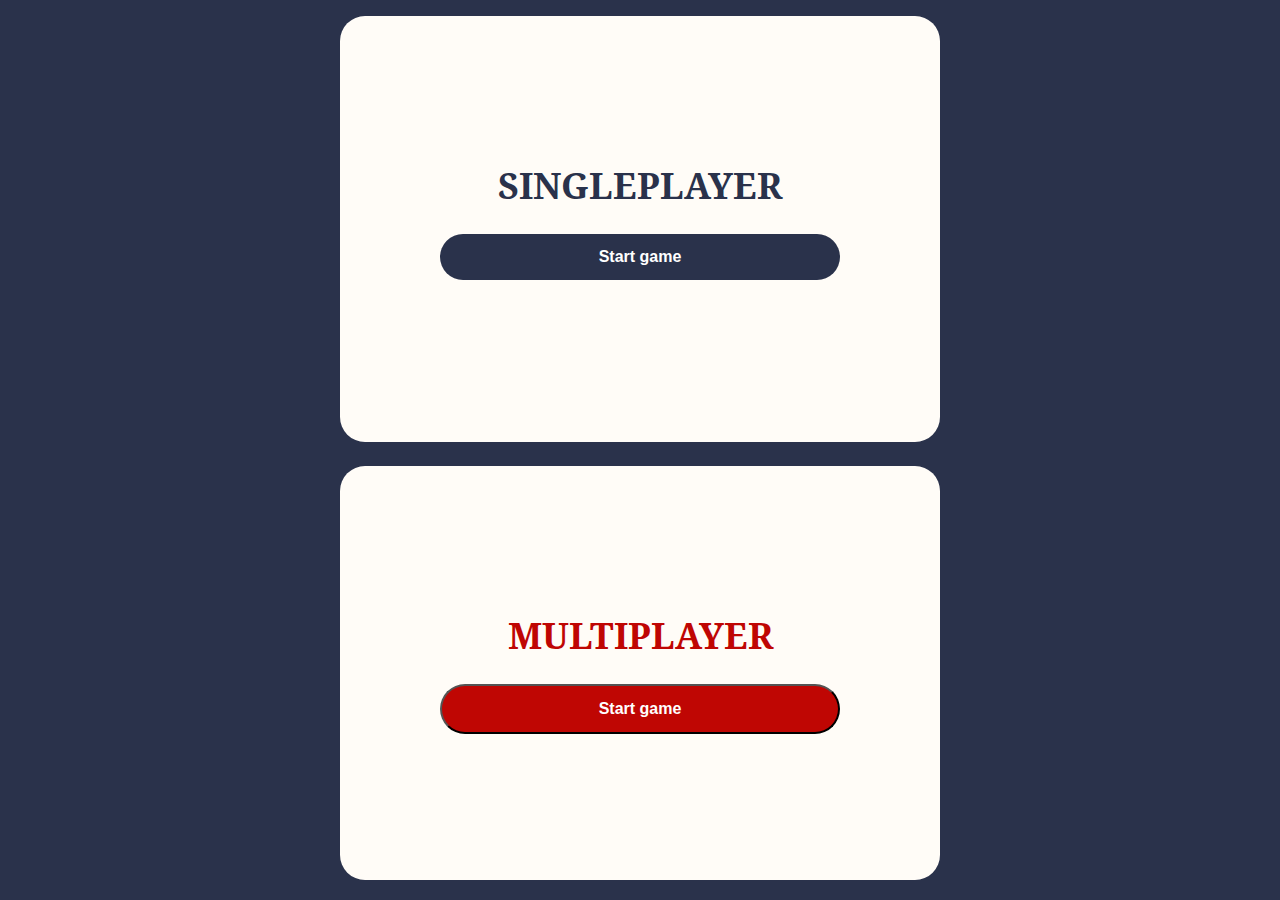
<file: website/index.html>
<!DOCTYPE html>
<html lang="en">
<head>
    <meta charset="UTF-8">
    <meta name="viewport" content="width=device-width, initial-scale=1.0">

    <link rel="stylesheet" href="css/screen.css">

    <title>Panna 360</title>
</head>
<body>
    <div class="container">
        <div class="item player1">
            <div>
                <h1>SINGLEPLAYER</h1>
                <button class="c-button" onclick="location.href='singleplayer.html';">Start game</button>
            </div>   
        </div>
        <div class="item player2">
            <div>
            <h1>MULTIPLAYER</h1>
            <button class="c-button__red" onclick="location.href='multiplayer.html';">Start game</button>
            </div>
        </div>
        
      </div>
    
</body>
</file>
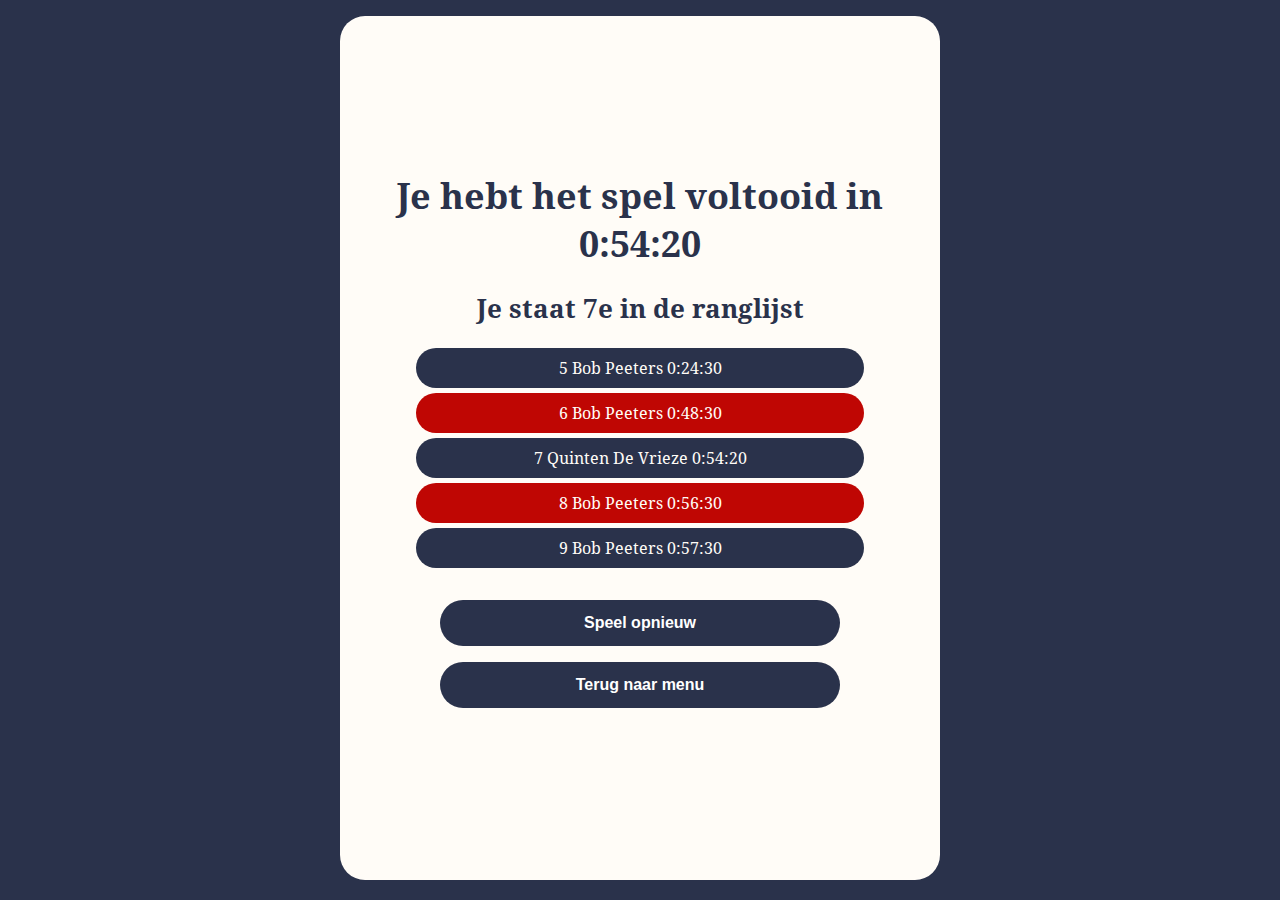
<file: website/endgameSingleplayer.html>
<!DOCTYPE html>
<html lang="en">
<head>
    <meta charset="UTF-8">
    <meta name="viewport" content="width=device-width, initial-scale=1.0">

    <link rel="stylesheet" href="css/screen.css">

    <title>Panna 360</title>
</head>
<body>
    <div class="container">
        <div class="item player1">
            <div>
                
                <h1 class= "c-title">Je hebt het spel voltooid in 0:54:20</h1>
               

                <h3 class= "c-title">Je staat 7e in de ranglijst</h3>
                
                <div>
                    <div class="c-grid">
                            
                                <div class="c-rank__uneven">5 Bob Peeters 0:24:30 </div>
                                <div class="c-rank__even">6 Bob Peeters 0:48:30 </div>
                                <div class="c-rank__uneven">7 Quinten De Vrieze 0:54:20 </div>
                                <div class="c-rank__even">8 Bob Peeters 0:56:30 </div>
                                <div class="c-rank__uneven">9 Bob Peeters 0:57:30 </div>
                                
        
                    </div>                             
                    <div>
                    <button class="c-button " onclick="location.href='singleplayer.html';">Speel opnieuw</button>
                
                    </div>
                    <div>
                        <button class="c-button" onclick="location.href='index.html';">Terug naar menu</button>
                    </div>
                </div>
            </div>  
        </div>
    </div>
</body>
</file>
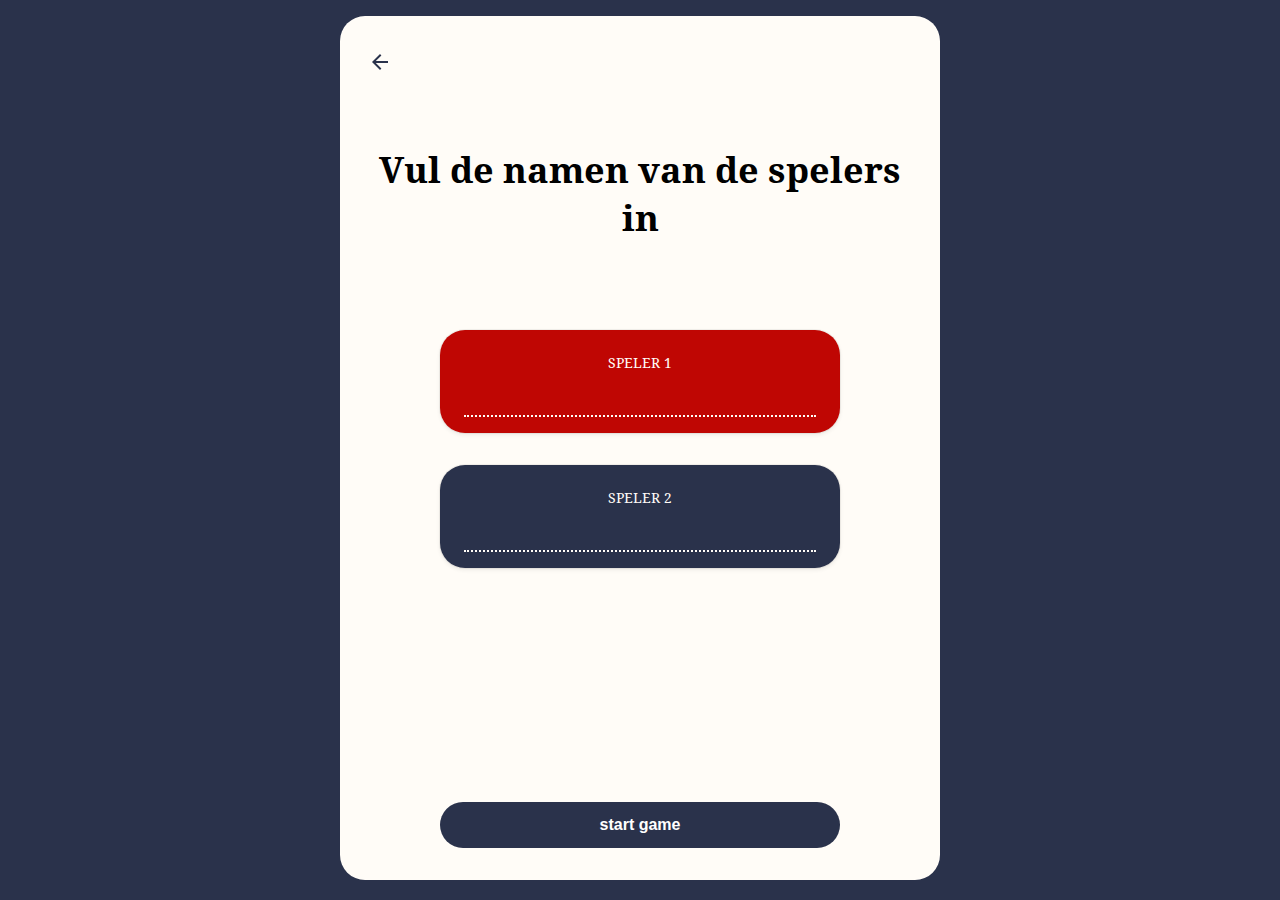
<file: website/multiplayer.html>
<!DOCTYPE html>
<html lang="en">
<head>
    <meta charset="UTF-8">
    <meta name="viewport" content="width=device-width, initial-scale=1.0">

    <link rel="stylesheet" href="css/screen.css">

    <title>Panna 360</title>
</head>
<body>
    <div class="container">
        <div class="item">
            <div class="align-base">
                
                <div class="align-arrow">
                    <!-- code for arrow -->
                    <svg id="Page-1" xmlns="http://www.w3.org/2000/svg" width="16" height="16" viewBox="0 0 16 16">
                        <g id="Core" transform="translate(-424 -4)">
                          <g id="arrow-back" transform="translate(424 4)">
                            <path id="Shape" d="M16,7H3.8L9.4,1.4,8,0,0,8l8,8,1.4-1.4L3.8,9H16V7Z" fill="#2a324b" fill-rule="evenodd"/>
                          </g>
                        </g>
                    </svg>
                </div>
                
                <div class="align-items">
                    <h1 class="c-title">Vul de namen van de spelers in</h1>
                    <br>
                    <br>
                    <div class="align-content-center">
                        <form class="c-card">
                            <p>
                                <label class="c-label" for="name">
                                    SPELER 1
                                </label>
                                <input class="c-input" type="text" name="name" id="name" required>
                            </p>
                        </form>
                    </div>
                
                    <div class="align-content-center">
                        <form class="c-card-dark">
                            <p>
                                <label class="c-label" for="name">
                                    SPELER 2
                                </label>
                                <input class="c-input-dark" type="text" name="name" id="name" required>
                            </p>
                        </form>
                    </div>
                </div>
               

                <div class="align-button">
                    <button class="c-button" onclick="location.href='startMultiplayer.html';">start game</button>
                </div>
            </div>   
        </div>
      </div>
</body>
</file>
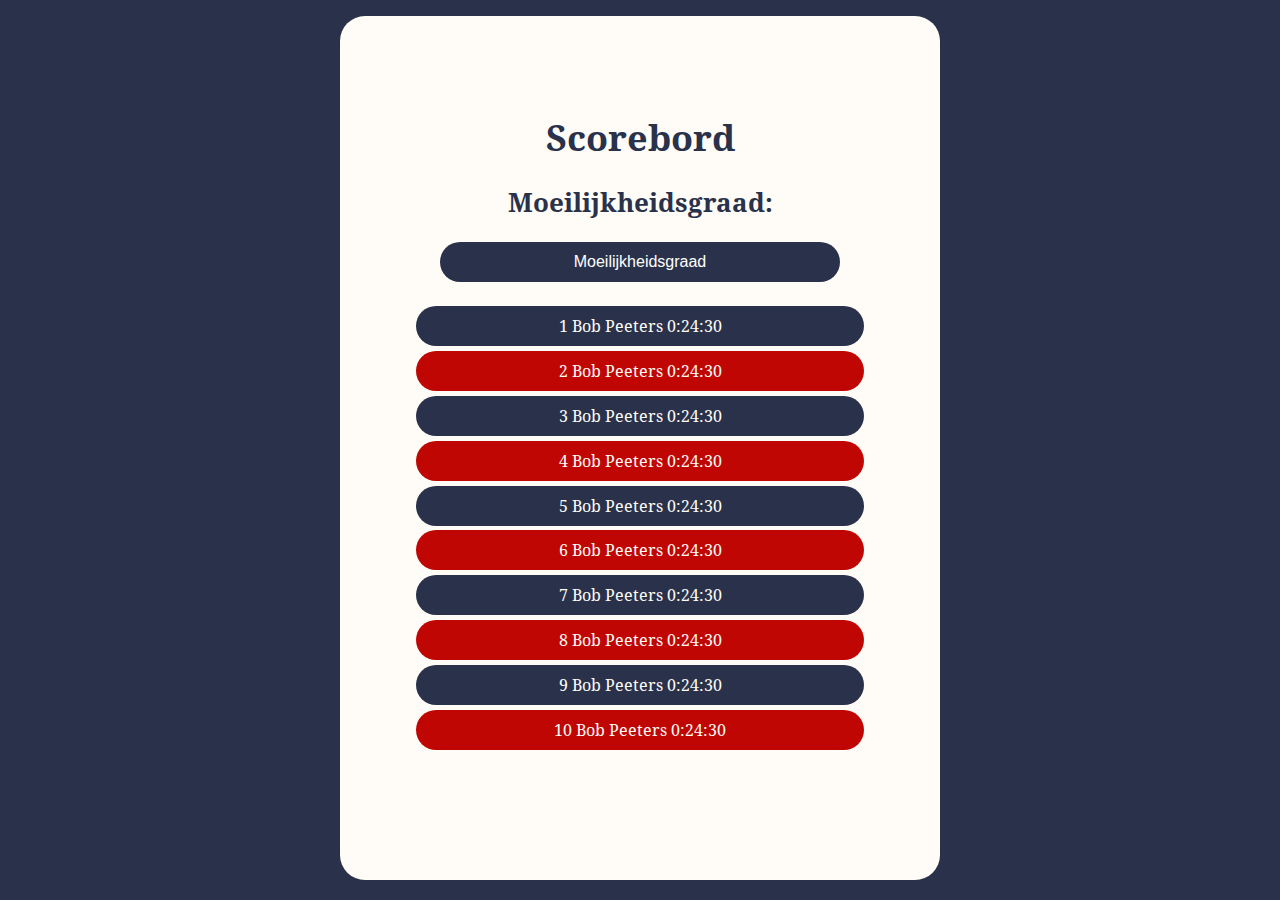
<file: website/scorebord.html>
<!DOCTYPE html>
<html lang="en">
<head>
    <meta charset="UTF-8">
    <meta name="viewport" content="width=device-width, initial-scale=1.0">

    <link rel="stylesheet" href="css/screen.css">

    <title>Panna 360</title>
</head>
<body>
  


    <div class="container">
        <div class="item player1">
            <div>
                <h1 class="c-title">Scorebord</h1>
                <div class="dropdown">
                    <h3>Moeilijkheidsgraad:</h3>
                    <button class="dropbtn">Moeilijkheidsgraad</button>
                    <div class="dropdown-content">
                      <a href="#">Makkelijk</a>
                      <a href="#">Gemiddeld</a>
                      <a href="#">Moeilijk</a>
                    </div>
                </div>

        
        
                <div class="c-grid">
                        
                            <div class="c-rank__uneven">1 Bob Peeters 0:24:30 </div>
                            <div class="c-rank__even">2 Bob Peeters 0:24:30 </div>
                            <div class="c-rank__uneven">3 Bob Peeters 0:24:30 </div>
                            <div class="c-rank__even">4 Bob Peeters 0:24:30 </div>
                            <div class="c-rank__uneven">5 Bob Peeters 0:24:30 </div>
                            <div class="c-rank__even">6 Bob Peeters 0:24:30 </div>
                            <div class="c-rank__uneven">7 Bob Peeters 0:24:30 </div>
                            <div class="c-rank__even">8 Bob Peeters 0:24:30 </div>
                            <div class="c-rank__uneven">9 Bob Peeters 0:24:30 </div>
                            <div class="c-rank__even">10 Bob Peeters 0:24:30 </div>
     
                </div>                             
           
            
        
    </div>  
    
</body>
</file>
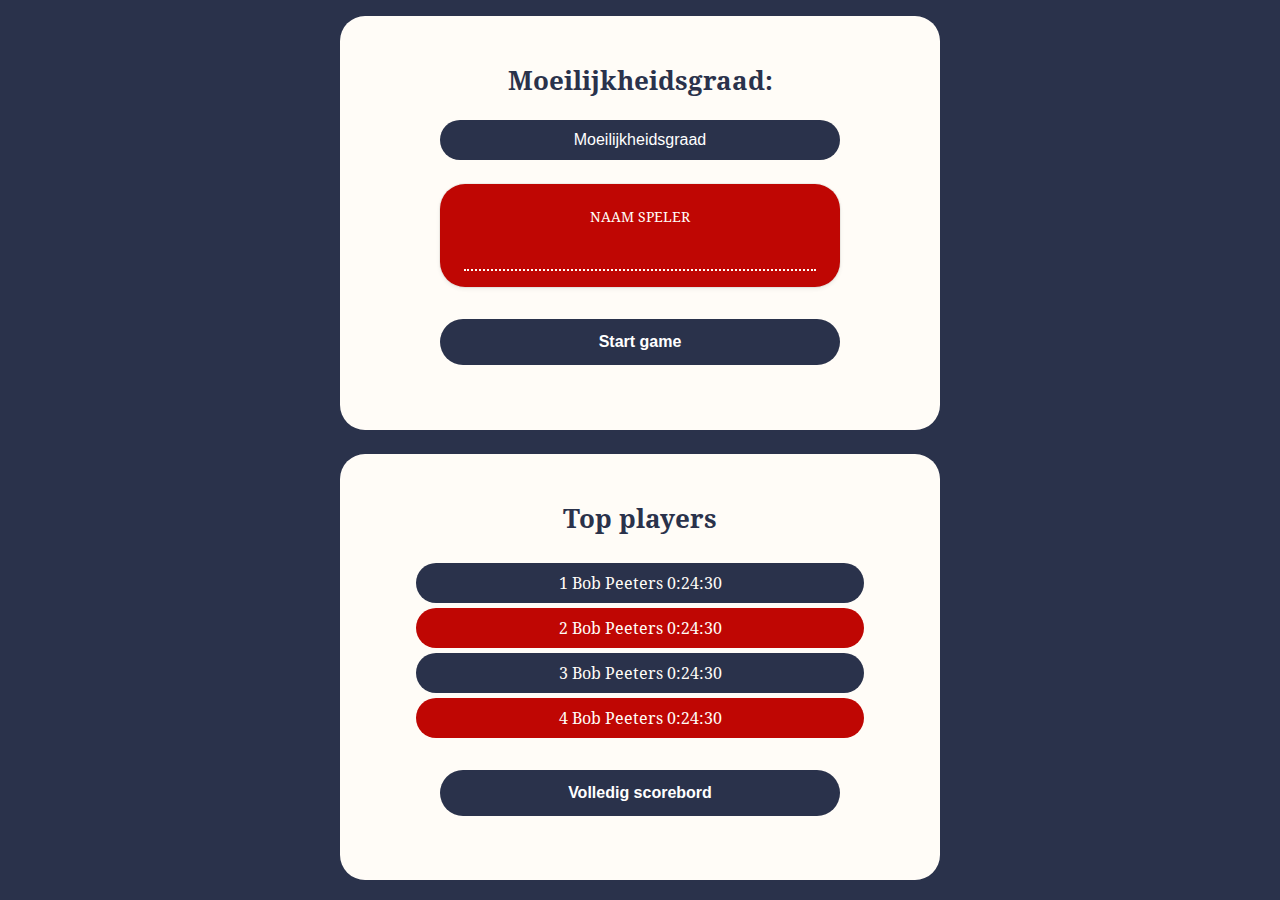
<file: website/singleplayer.html>
<!DOCTYPE html>
<html lang="en">
<head>
    <meta charset="UTF-8">
    <meta name="viewport" content="width=device-width, initial-scale=1.0">

    <link rel="stylesheet" href="css/screen.css">

    <title>Panna 360</title>
</head>
<body>
  


    <div class="container">
        <div class="item player1">
            <div>
                <div class="dropdown">
                    <h3 >Moeilijkheidsgraad:</h3>
                    <button class="dropbtn">Moeilijkheidsgraad</button>
                    <div class="dropdown-content">
                      <a href="#">Makkelijk</a>
                      <a href="#">Gemiddeld</a>
                      <a href="#">Moeilijk</a>
                    </div>
                </div>

                  <form class="c-card">
                    <p >
                        <label class="c-label" for="name">
                            NAAM SPELER
                        </label>
                        <input class="c-input" type="text" name="name" id="name" required>
                    </p>
                    
                    
                  </form>

                <button class="c-button" onclick="location.href='singleplayerGame.html';">Start game</button>
            </div>   
        </div>


        <div class="item player1">
            <div>
                <div class="c-grid">
                    <h3>Top players</h3>
                        
                            <div class="c-rank__uneven">1 Bob Peeters 0:24:30  </div> 
                            <div class="c-rank__even">2 Bob Peeters 0:24:30 </div>
                            <div class="c-rank__uneven">3 Bob Peeters 0:24:30 </div>
                            <div class="c-rank__even">4 Bob Peeters 0:24:30 </div>
     
                </div>                             
            <button class="c-button" onclick="location.href='scorebord.html';">Volledig scorebord</button>
              
            </div>
        </div>
    </div>  
    
</body>
</file>
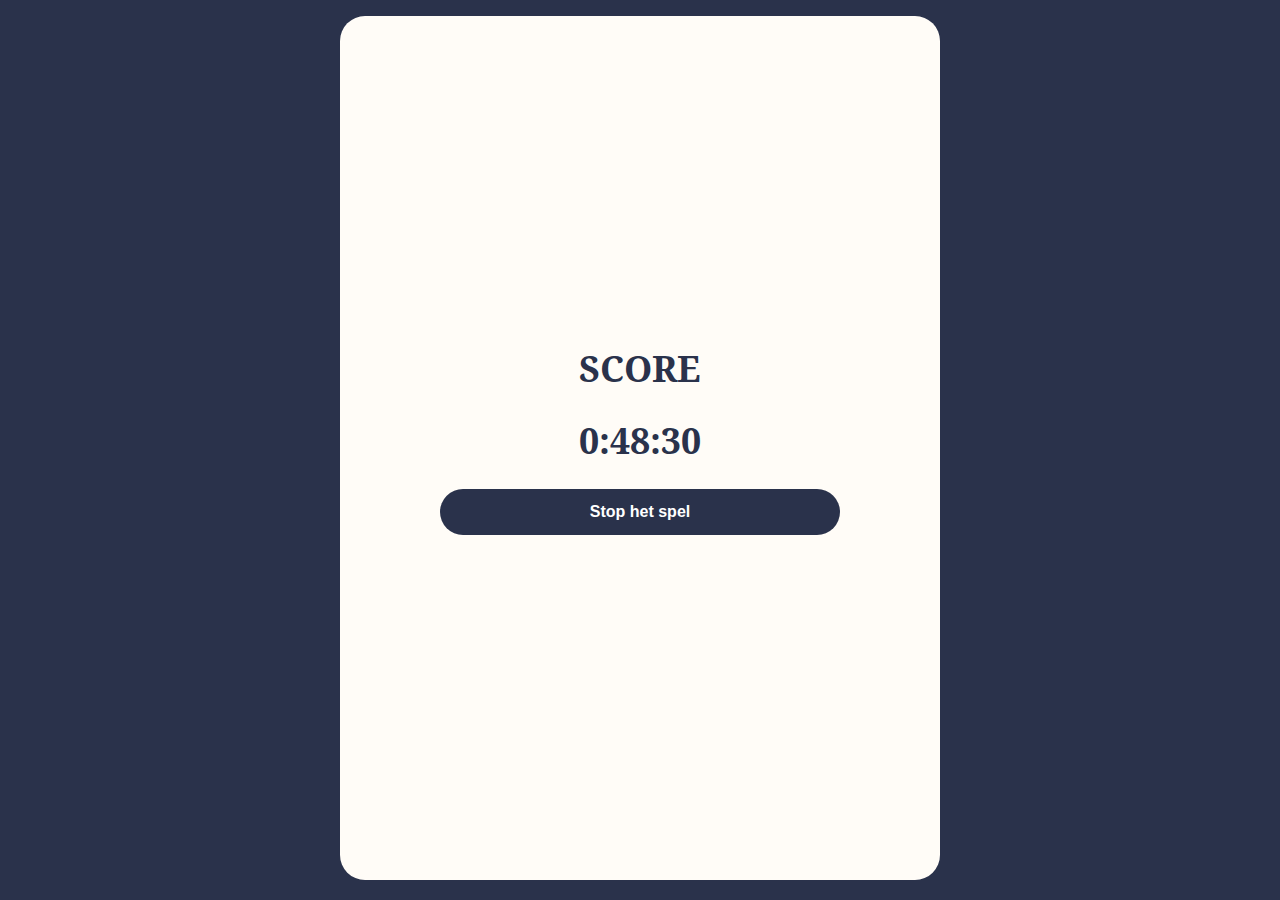
<file: website/singleplayerGame.html>
<!DOCTYPE html>
<html lang="en">
<head>
    <meta charset="UTF-8">
    <meta name="viewport" content="width=device-width, initial-scale=1.0">

    <link rel="stylesheet" href="css/screen.css">

    <title>Panna 360</title>
</head>
<body>
  


    <div class="container">
        <div class="item player1">
            <div>

                <h1 class= "c-title">SCORE</h1>
               

                <h1>0:48:30</h1>
        
        
                                       
                <div>
                <button class="c-button " onclick="location.href='endgamesingleplayer.html';">Stop het spel</button>
               
            </div>
           
        
    </div>  
    
</body>
</file>
<file: website/css/screen.css>
/*------------------------------------*\
  #FONTS
\*------------------------------------*/
@font-face
{
    font-family: "Noto Serif";
    font-weight: 200;
    src: url('../fonts/NotoSerif-Regular.ttf')
}

@font-face
{
    font-family: "Noto Serif";
    font-weight: 600;
    src: url('../fonts/NotoSerif-Bold.ttf')
}


:root {
    --main-color: #2A324B;
    --secondary-color: #FFFCF7;
    --third-color: #BF0603;
    --main-color-dark: #262B3B;

    /* Shadows */
    --shadow-color: #20223a15;
    --inset-shadow: inset 0 1px 1px var(--shadow-color);
    --focus-shadow-color: #3385FF30;
    --focus-shadow: 0 0 0 3px var(--focus-shadow-color);

}


html {
    font-family: "Noto Serif", Helvetica, arial, sans-serif;
    font-size: 16px;
    line-height: 32px;
    font-weight: 200;
}

h1,
h2,
h3 {
    font-weight: 700;
}

h1 {
    font-size: 36px;
    line-height: 48px;
    margin: 0 0 24px;
}

h2 {
    font-size: 32px;
    line-height: 40px;
    margin: 0 0 24px;
}

h3 {
    font-size: 26px;
    line-height: 32px;
    margin: 0 0 24px;
}
h4{
    font-size: 100px;
    line-height: 100px;
    margin: 0 0 24px;
}

.player1{
    color: var(--main-color);
    
}
.player2{
    color: var(--third-color);
}

body {
    background-color: var(--main-color);
  }

  .c-grid {
    display: grid;
    background-color: var(--main-color);
    padding-bottom: 2em;
    opacity: 1;
    width: 95%;
    row-gap: 0.3em;
    border-radius: 25px;
    z-index: 0;
    justify-self: center;
    align-items: center;
    justify-content: center;
    margin-left: auto;
    margin-right: auto;
    background-color: var(--secondary-color);
}
.c-button {
    font-size: 16px;
    font-weight: 700;    
    background-color: var(--main-color);
    color: #fff;
    padding: 11px 16px;
    line-height: 24px;
    width:70vw;
    outline: none;
    border-radius: 100px;
    margin-bottom: 1em;
}

.c-button__red {
    font-size: 16px;
    font-weight: 700;   
    background-color: var(--third-color);
    color: #fff;
    padding: 11px 16px;
    line-height: 24px;
    width:70vw;
    outline: none;
    border-radius: 100px;
}


.c-button:active {
    background-color: var(--main-color-dark);
    box-shadow: none;
}

.c-square-red{
    color: var(--secondary-color);
    background-color: var(--third-color);
    padding: 3% 14%;
    border-radius: 25px;
}

.c-square-blue{
    color: var(--secondary-color);
    background-color: var(--main-color);
    padding: 3% 14%;
    border-radius: 25px;
}


/* Dropdown Button */
.dropbtn {
    background-color: var(--main-color);
    color: white;
   width: 70vw;
    padding: 11px 48px;
    font-size: 16px;
    border: none;
    border-radius: 25px;
  }
  
  /* The container <div> - needed to position the dropdown content */
  .dropdown {
    position: relative;
    display: inline-block;
    margin-bottom: 24px;
  }
  
  /* Dropdown Content (Hidden by Default) */
  .dropdown-content {
    display: none;
    position: absolute;
    background-color: var(--main-color);
    min-width: 240px;
    box-shadow: 0px 8px 16px 0px rgba(0,0,0,0.2);
    z-index: 1;
  }
  
  /* Links inside the dropdown */
  .dropdown-content a {
    color: var(--secondary-color);
    padding: 12px 16px;
    text-decoration: none;
    display: block;
  }
  
  /* Change color of dropdown links on hover */
  .dropdown-content a:hover {background-color: var(--main-color-dark);}
  
  /* Show the dropdown menu on hover */
  .dropdown:hover .dropdown-content {display: block;}
  
  /* Change the background color of the dropdown button when the dropdown content is shown */
  .dropdown:hover .dropbtn {background-color: var(--main-color-dark);}


  input[type=text] {
    border: none;
    border-bottom: 2px dotted var(--secondary-color);
    width: 80%;
  }

.c-header {
    display: flex;
    justify-content: space-between;
    align-items: center;
    width: 100%;
    
    padding-top: 72px;
    padding-bottom: 72px;
}

.c-logo{
    max-width: 100%;
    max-height: 100%;
}

@media (min-width:992px) {
    .c-logo{
        max-width: 50%;
        max-height: 50%;
    }
}

.c-title{

    margin-left: 1em;
    margin-right: 1em;
}

.align-base{
    overflow: hidden;
    position: relative;
    width: 100%;
    height: 100%;
}

.align-arrow{
    position:absolute;                  
    top:2em;                          
    left:2em;     
}

.align-items{
    position:absolute;                  
    top:15%;               
}

.align-button{
    position:absolute;                  
    bottom: 1em; 
    right: 6%;
    left: 6%;
    margin-left: auto;
    margin-right: auto;
}

.align-content-center{
    display: flex;
    justify-content: center;
}


.container {
    display: grid;
    height: 96vh;
    grid-template-rows: auto;
    justify-items: center;
    background: var(--main-color);
    grid-gap: 1.5em;
    margin-top: 1em;
  }
.container-for-3{
    display: grid;
    height: 85vh;
    grid-template-rows: auto;
    justify-items: center;
    background: var(--main-color);
    grid-gap: 1.5em;
    margin-top: 1em;
}


.item {
    width:90%;
    height: 100%;
    border-radius: 25px;
    background: var(--secondary-color);
    text-align: center;
    padding: auto;  
    display: flex;
    justify-content: center;
    align-items: center;
    
  }
  /* vanaf 700 px niet meer breder gaan */

 

.c-rank__uneven {
    display: flex;
    flex-direction: column;
    grid-gap: 1em;
    flex-wrap: wrap;
    justify-content: flex-start;
    align-items: flex-start;
    opacity: 1 !important;
    background-color: var(--main-color);
    color: var(--secondary-color);
    border-radius: 25px;
    font-size: 16px;
    padding: 4px 24px;
    row-gap: 16px;
    width: 60vw;
    align-content: center;
}
.c-rank__even {
    display: flex;
    flex-direction: column;
    flex-wrap: wrap;
    justify-content: flex-start;
    align-items: flex-start;
    opacity: 1 !important;
    background-color: var(--third-color);
    color: var(--secondary-color);
    border-radius: 25px;
    font-size: 16px;
    padding: 4px 24px;
    row-gap: 16px;
    width: 60vw;
    align-content: center;
}


.c-card {
    background-color: var(--third-color);
    margin-left:1em;
    margin-right: 1em;
    border-radius: 25px;
    margin-bottom: 2em;
    width: 70vw;
    box-shadow: 0 0 0 1px rgba(0,0,0, 0.05), 0 2px 4px rgba(0,0,0,.075);
    overflow: hidden;
}

.c-card-dark {
    background-color: var(--main-color);
    margin-left:1em;
    margin-right: 1em;
    border-radius: 25px;
    margin-bottom: 2em;
    width: 70vw;
    box-shadow: 0 0 0 1px rgba(0,0,0, 0.05), 0 2px 4px rgba(0,0,0,.075);
    overflow: hidden;
}
 
.c-label {
    margin-bottom: 0;
    padding-bottom: 8px;
    font-size: 14px;
    line-height: 16px;
    color: var(--secondary-color);
}


.c-input {
    -webkit-appearance: none;
    -moz-appearance: none;
    appearance: none;
    width: 70vw;
    background-color: var(--third-color);
    color: var(--secondary-color);
    font-family: inherit;
    font-size: 16px;
    line-height: 16px;
    padding: 11px 16px 4px 16px;
    outline: none;
    border-color: var(--secondary-color);
}


.c-input-dark {
    -webkit-appearance: none;
    -moz-appearance: none;
    appearance: none;
    width: 70vw;
    background-color: var(--main-color);
    color: var(--secondary-color);
    font-family: inherit;
    font-size: 16px;
    line-height: 16px;
    padding: 11px 16px 4px 16px;
    outline: none;
    border-color: var(--secondary-color);
}


.c-button {
    font-size: 16px;
    font-weight: 700;    
    background-color: var(--main-color);
    color: #fff;
    padding: 11px 16px;
    line-height: 24px;
    width: 70vw;
    outline: none;
    border: none;
    border-radius: 100px;
}

.c-button-white {
    font-size: 16px;
    font-weight: 700;    
    background-color: var(--secondary-color);
    color: var(--main-color);
    padding: 11px 16px;
    line-height: 24px;
    width: 90vw;
    outline: none;
    border: none;
    border-radius: 100px;
    margin-bottom: 1em;
}

.c-troffee{
    margin-top: 20%;
}








.o-section {
    display: flex;
    flex-direction: column;
    margin-left: 24px;
    margin-right: 24px;
}

.o-section+.o-section {
    margin-top: 0px;
}

.o-row {
position: relative;
padding: 0px 0px 0;
display: flex;
flex-direction: column;
}

/* color modifiers */
.o-row--primary-x-light {
color: #fff;
}

.o-row--neutral-xx-dark {
color: #fff;
background: #FFFFFF;
}

/* intro needs a larger z-index to pull the image over the next row */
.o-row--intro {
z-index: 10;
;
}

/* size modifiers */
.o-row--lg {
padding-top: 48px;
padding-bottom: 24px;
}

.o-row--intro {
padding-top: 0px;
padding-bottom: 0px;
}

.o-row--xl {
padding-top: 16px;
padding-bottom: 16px;
}


@media (min-width:700px) { 
    .item {
        width:600px;
        height: 100%;
        border-radius: 25px;
        background: var(--secondary-color);
        text-align: center;
        padding: auto;
        padding: auto;  
        display: flex;
        justify-content: center;
        align-items: center;
    }

    .c-rank__uneven {
        display: flex;
        flex-direction: column;
        grid-gap: 1em;
        
        flex-wrap: wrap;
        justify-content: flex-start;
        align-items: flex-start;
        opacity: 1 !important;
        background-color: var(--main-color);
        color: var(--secondary-color);
        border-radius: 25px;
        font-size: 16px;
        padding: 4px 24px;
        row-gap: 16px;
        width: 400px;
        align-content: center;
    }
    .c-rank__even {
        width: 400px;
        display: flex;
        flex-direction: column;
        flex-wrap: wrap;
        justify-content: flex-start;
        align-items: flex-start;
        opacity: 1 !important;
        background-color: var(--third-color);
        color: var(--secondary-color);
        border-radius: 25px;
        font-size: 16px;
        padding: 4px 24px;
        row-gap: 16px;
        align-content: center;
        
    }
    .c-button {
        font-size: 16px;
        font-weight: 700;    
        background-color: var(--main-color);
        color: #fff;
        padding: 11px 16px;
        line-height: 24px;
        width:400px;
        outline: none;
        border-radius: 100px;
    
    }
    .c-button__red {
        font-size: 16px;
        font-weight: 700;   
        background-color: var(--third-color);
        color: #fff;
        padding: 11px 16px;
        line-height: 24px;
        width:400px;
        outline: none;
        border-radius: 100px;
    }
    .dropbtn {
        background-color: var(--main-color);
        color: white;
       width: 400px;
        padding: 11px 48px;
        font-size: 16px;
        border: none;
        border-radius: 25px;
      }
    .c-card {
        background-color: var(--third-color);
        margin-left:1em;
        margin-right: 1em;
        border-radius: 25px;
        margin-bottom: 2em;
        width: 400px;
        box-shadow: 0 0 0 1px rgba(0,0,0, 0.05), 0 2px 4px rgba(0,0,0,.075);
        overflow: hidden;
    }
    .c-card-dark {
        background-color: var(--main-color);
        margin-left:1em;
        margin-right: 1em;
        border-radius: 25px;
        margin-bottom: 2em;
        width: 400px;
        box-shadow: 0 0 0 1px rgba(0,0,0, 0.05), 0 2px 4px rgba(0,0,0,.075);
        overflow: hidden;
    }
    .c-button-white {
        font-size: 16px;
        font-weight: 700;    
        background-color: var(--secondary-color);
        color: var(--main-color);
        padding: 11px 16px;
        line-height: 48px;
        width: 600px;
        outline: none;
        border: none;
        border-radius: 100px;
        margin-bottom: 1em;
    }
    
}
</file>
